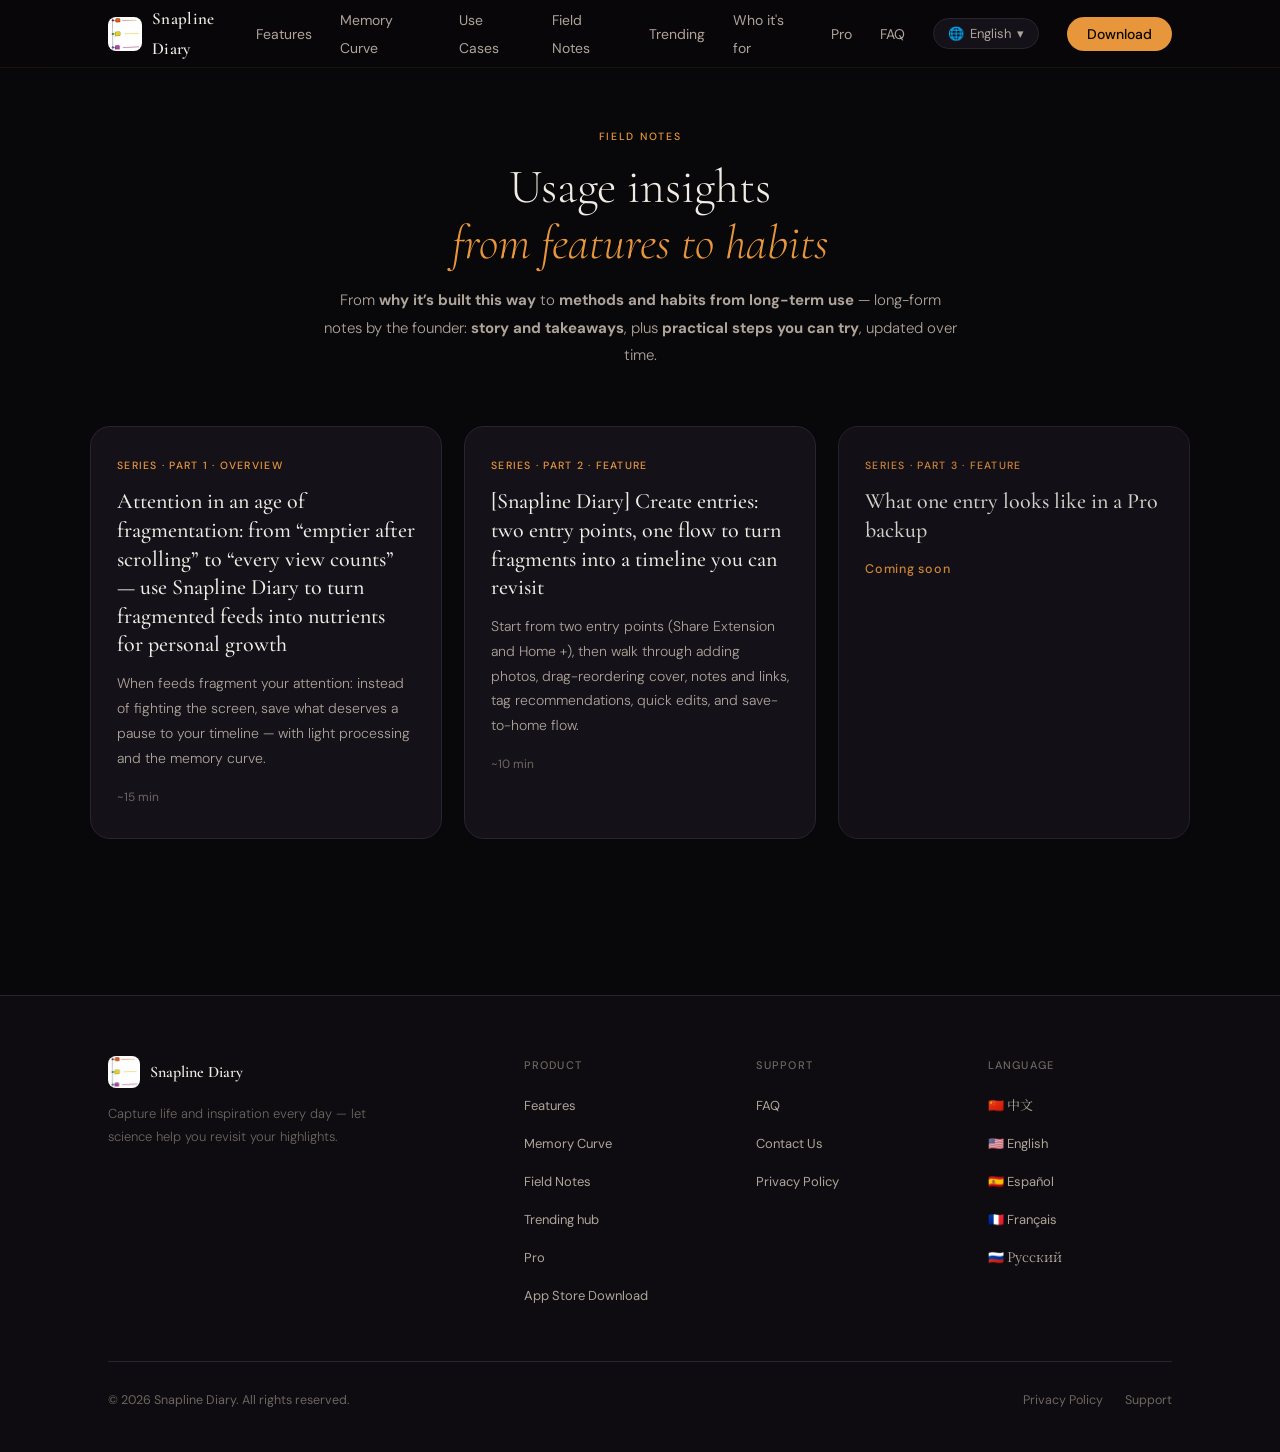
<file: articles/index.html>
<!DOCTYPE html>
<html lang="zh-Hans">
<head>
<meta charset="UTF-8">
<meta name="viewport" content="width=device-width, initial-scale=1.0">
<title data-i18n="list_doc_title">用法手记 · 时线日记</title>
<meta name="description" content="由创始人撰写的用法手记：从产品由来到设计取舍，到长期使用中的方法与习惯；含系列文章、热点资讯入口与更新计划。" data-i18n-content="list_meta_desc">
<meta name="robots" content="index,follow,max-image-preview:large,max-snippet:-1,max-video-preview:-1">
<link rel="canonical" href="https://snaplinediary.cn/articles/index.html">
<meta property="og:site_name" content="时线日记 · Snapline Diary">
<meta property="og:type" content="website">
<meta property="og:url" content="https://snaplinediary.cn/articles/index.html">
<meta property="og:locale" content="zh_CN">
<meta property="og:title" content="用法手记 · 时线日记">
<meta property="og:description" content="由创始人撰写的用法手记：从产品由来到设计取舍，到长期使用中的方法与习惯；含系列文章、热点资讯入口与更新计划。">
<meta property="og:image" content="https://snaplinediary.cn/articles/images/part-1/IMG_9951.840.webp">
<meta property="og:image:alt" content="时线日记 · 用法手记">
<meta name="twitter:card" content="summary_large_image">
<meta name="twitter:title" content="用法手记 · 时线日记">
<meta name="twitter:description" content="由创始人撰写的用法手记：从产品由来到设计取舍，到长期使用中的方法与习惯；含系列文章、热点资讯入口与更新计划。">
<meta name="twitter:image" content="https://snaplinediary.cn/articles/images/part-1/IMG_9951.840.webp">
<script type="application/ld+json">
{"@context":"https://schema.org","@type":"CollectionPage","name":"用法手记","url":"https://snaplinediary.cn/articles/index.html","isPartOf":{"@type":"WebSite","name":"时线日记","url":"https://snaplinediary.cn/"},"inLanguage":"zh-Hans","about":{"@type":"SoftwareApplication","name":"时线日记","url":"https://snaplinediary.cn/"}}
</script>
<link rel="icon" type="image/png" href="../images/sharp/favicon-32.png">
<link rel="preconnect" href="https://fonts.googleapis.com">
<link rel="preconnect" href="https://fonts.gstatic.com" crossorigin>
<link href="https://fonts.googleapis.com/css2?family=Noto+Serif+SC:wght@300;400;500;600&family=Cormorant+Garamond:ital,wght@0,300;0,400;0,600;1,300;1,400&family=DM+Sans:wght@300;400;500&display=swap" rel="stylesheet">
<link rel="stylesheet" href="article.css">
<link rel="stylesheet" href="../site-chrome.css">
<!-- Google tag (gtag.js) - GA4 -->
<script async src="https://www.googletagmanager.com/gtag/js?id=G-NXT22LMJ5F"></script>
<script>
  window.dataLayer = window.dataLayer || [];
  function gtag(){dataLayer.push(arguments);}
  gtag('js', new Date());
  gtag('config', 'G-NXT22LMJ5F');
</script>
<!-- Baidu Analytics -->
<script>
var _hmt = _hmt || [];
(function() {
  var hm = document.createElement("script");
  hm.src = "https://hm.baidu.com/hm.js?211eccc831448e9e7e691fee321f39ae";
  var s = document.getElementsByTagName("script")[0];
  s.parentNode.insertBefore(hm, s);
})();
</script>
</head>
<body class="art-lang-zh" data-site-root=".." data-page="notes-list">

<div class="priv-pg" id="priv-pg" role="dialog" aria-modal="true" aria-labelledby="priv-title-h" aria-hidden="true" onclick="if(event.target===this)siteChromeClosePrivacy()">
  <div class="priv-box">
    <button type="button" class="priv-close" onclick="siteChromeClosePrivacy()" data-i18n-aria="modal_close_aria" aria-label="关闭">✕</button>
    <div id="priv-body"></div>
  </div>
</div>

<nav id="site-main-nav">
  <div class="nav-backdrop" aria-hidden="true"></div>
  <div class="nav-inner">
    <a class="nav-logo" href="../index.html">
      <img src="../images/sharp-webp/logo-68.webp" alt="" width="34" height="34" loading="eager" decoding="async">
      <span class="nav-brand" data-i18n="appName">时线日记</span>
    </a>
    <button type="button" class="nav-toggle" id="site-nav-toggle" aria-expanded="false" aria-label="打开菜单" onclick="siteChromeToggleNav()">☰</button>
    <ul class="nav-links" id="site-nav-links">
      <li><a onclick="siteChromeGoTo('features')" data-i18n="n_feat">功能</a></li>
      <li><a onclick="siteChromeGoTo('memory')" data-i18n="n_mem">记忆曲线</a></li>
      <li><a onclick="siteChromeGoTo('cases')" data-i18n="n_case">使用场景</a></li>
      <li><a onclick="siteChromeGoTo('notes')" data-i18n="n_notes">用法手记</a></li>
      <li><a href="https://hot.snaplinediary.cn/" data-i18n="n_hot">热点</a></li>
      <li><a onclick="siteChromeGoTo('audience')" data-i18n="n_aud">适用人群</a></li>
      <li><a onclick="siteChromeGoTo('pro')" data-i18n="n_pro">Pro 版本</a></li>
      <li><a onclick="siteChromeGoTo('faq')" data-i18n="n_faq">常见问题</a></li>
      <li>
        <div class="lang-sw">
          <button type="button" class="lang-btn">🌐 <span id="cur-lang-lbl">中文</span> ▾</button>
          <div class="lang-dd">
            <div class="lang-opt active" onclick="setLang('zh')" data-lang="zh">🇨🇳 中文</div>
            <div class="lang-opt" onclick="setLang('en')" data-lang="en">🇺🇸 English</div>
            <div class="lang-opt" onclick="setLang('es')" data-lang="es">🇪🇸 Español</div>
            <div class="lang-opt" onclick="setLang('fr')" data-lang="fr">🇫🇷 Français</div>
            <div class="lang-opt" onclick="setLang('ru')" data-lang="ru">🇷🇺 Русский</div>
          </div>
        </div>
      </li>
      <li><a class="nav-cta" onclick="siteChromeOpenDownload()" data-i18n="n_dl">立即下载</a></li>
    </ul>
  </div>
</nav>

<main class="w art-shell chrome-page-pad">
  <div class="list-hero">
    <span class="list-ey" data-i18n="notes_eye">用法手记</span>
    <h1 class="list-h" data-i18n-html="notes_h">用法心得<br><em>从功能到习惯</em></h1>
    <p class="list-d" data-i18n-html="notes_d">从<strong>产品由来到设计取舍</strong>，到<strong>长期使用中的方法与习惯</strong>——由创始人以文章写清「为什么做成这样」和「平常怎么用好」：既有<strong>叙事与心得</strong>，也有<strong>可照做的方法与细节</strong>，并会持续更新。</p>
  </div>

  <div class="list-grid">
    <a class="list-card" href="part-1-mindset.html">
      <div class="list-ser" data-i18n="notes_n1_series">系列 · 其一 · 全概</div>
      <div class="list-t" data-i18n="notes_n1_t">碎片化时代的注意力管理，从「刷完更空」到「看一个算一个」：用时线日记，把碎片信息流变成个人成长的养分</div>
      <p class="list-sum" data-i18n="notes_n1_sum">信息超载、注意力被切碎的年代：不靠硬扛戒屏，把值得停一下的收成时间线上的记录；辅以轻量加工与记忆曲线。</p>
      <div class="list-meta" data-i18n="notes_n1_meta">约 15 分钟</div>
    </a>
    <a class="list-card" href="part-2-create-node.html">
      <div class="list-ser" data-i18n="notes_n2_series">系列 · 其二 · 功能篇</div>
      <div class="list-t" data-i18n="notes_n2_t">【时线日记】新建节点：两个入口，一套流程，把碎片收成可回看的时间线</div>
      <p class="list-sum" data-i18n="notes_n2_sum">从分享扩展与主页「+」双入口开始，讲清添加照片、拖拽封面、备注与链接、标签推荐、快速编辑与保存回主页。</p>
      <div class="list-meta" data-i18n="notes_n2_meta">约 10 分钟</div>
    </a>
    <div class="list-card list-card--soon" aria-disabled="true">
      <div class="list-ser" data-i18n="notes_n3_series">系列 · 其三 · 功能篇</div>
      <div class="list-t" data-i18n="notes_n3_t">Pro 备份里，一条节点长什么样</div>
      <p class="list-soon" data-i18n="notes_n3_soon">敬请期待</p>
    </div>
  </div>
</main>

<footer class="site-foot">
  <div class="w">
    <div class="foot-grid">
      <div>
        <div class="fb-logo">
          <img src="../images/sharp-webp/logo-68.webp" alt="" width="32" height="32">
          <div class="fb-name" data-i18n="appName">时线日记</div>
        </div>
        <p class="fb-desc" data-i18n="ft_desc">把每天的生活与灵感记录下来，用科学提醒回看你的高光时刻。</p>
      </div>
      <div>
        <div class="fc-title" data-i18n="ft_prod">产品</div>
        <ul class="fc-links">
          <li><a onclick="siteChromeGoTo('features')" data-i18n="ft_feat">功能介绍</a></li>
          <li><a onclick="siteChromeGoTo('memory')" data-i18n="ft_mem">记忆曲线</a></li>
          <li><a href="index.html" data-i18n="ft_notes">用法手记</a></li>
          <li><a href="https://hot.snaplinediary.cn/" data-i18n="ft_hot">热点内容</a></li>
          <li><a onclick="siteChromeGoTo('pro')" data-i18n="ft_pro">Pro 版本</a></li>
          <li><a onclick="siteChromeOpenDownload()" data-i18n="ft_dl">App Store 下载</a></li>
        </ul>
      </div>
      <div>
        <div class="fc-title" data-i18n="ft_sup">支持</div>
        <ul class="fc-links">
          <li><a onclick="siteChromeGoTo('faq')" data-i18n="ft_faq">常见问题</a></li>
          <li><a href="mailto:neonyanbb@foxmail.com" data-i18n="ft_contact">联系我们</a></li>
          <li><a onclick="siteChromeShowPrivacy()" data-i18n="ft_priv">隐私政策</a></li>
        </ul>
      </div>
      <div>
        <div class="fc-title" data-i18n="ft_lang">语言</div>
        <ul class="fc-links">
          <li><a onclick="setLang('zh')" data-lang="zh">🇨🇳 中文</a></li>
          <li><a onclick="setLang('en')" data-lang="en">🇺🇸 English</a></li>
          <li><a onclick="setLang('es')" data-lang="es">🇪🇸 Español</a></li>
          <li><a onclick="setLang('fr')" data-lang="fr">🇫🇷 Français</a></li>
          <li><a onclick="setLang('ru')" data-lang="ru">🇷🇺 Русский</a></li>
        </ul>
      </div>
    </div>
    <div class="foot-bot">
      <span class="foot-copy" data-i18n="ft_copy">© 2026 时线日记 (Snapline Diary). All rights reserved.</span>
      <div class="foot-legal">
        <a onclick="siteChromeShowPrivacy()" data-i18n="ft_priv2">隐私政策</a>
        <a href="mailto:neonyanbb@foxmail.com" data-i18n="ft_sup2">技术支持</a>
      </div>
    </div>
  </div>
</footer>

<div id="soon-toast" class="soon-toast" role="status" aria-live="polite"></div>
<script src="site-i18n.js" defer></script>
<script src="../site-chrome.js" defer></script>
</body>
</html>
</file>
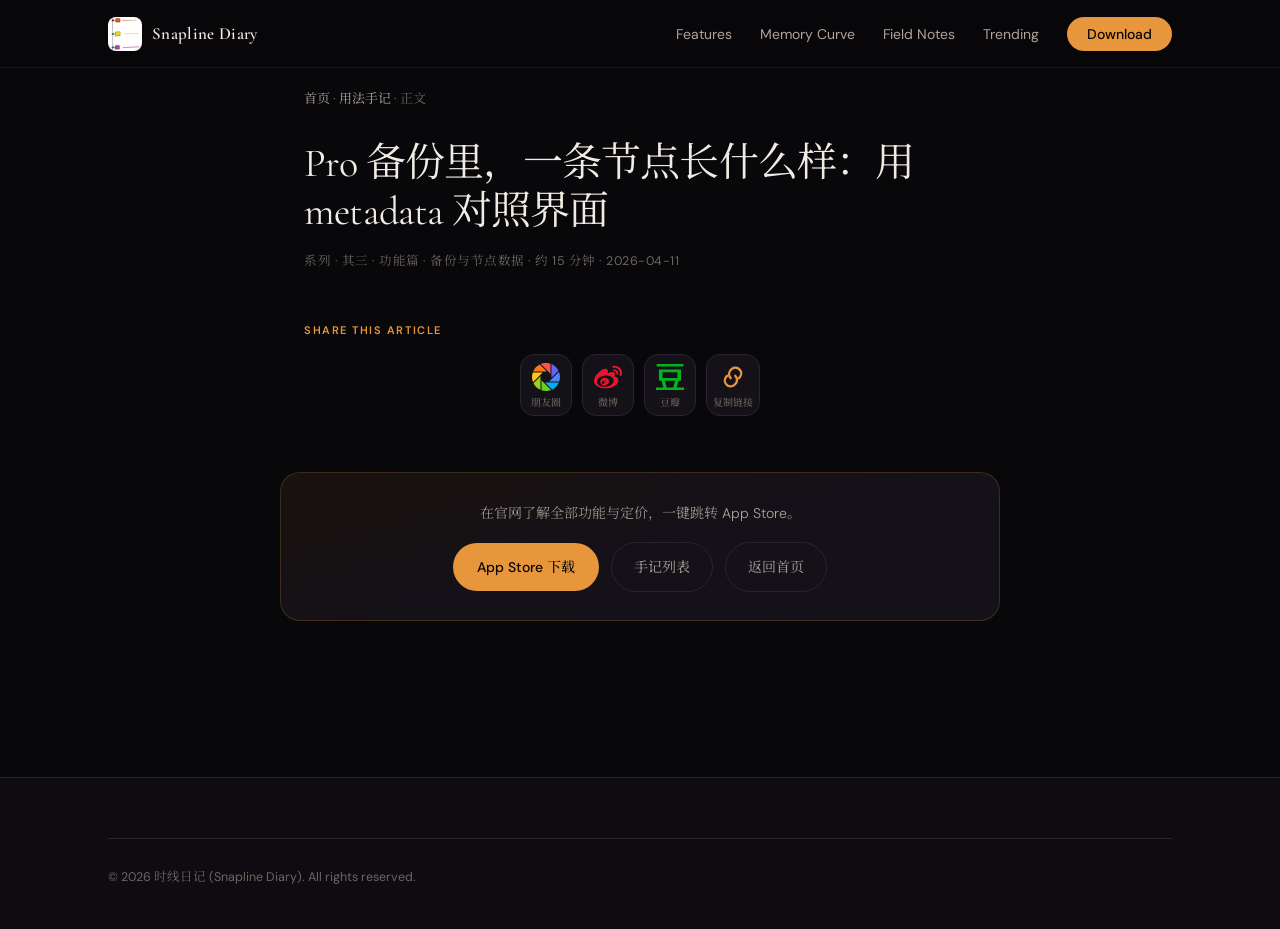
<file: articles/part-3-pro-backup-node.html>
<!DOCTYPE html>
<html lang="zh-Hans">
<head>
<meta charset="UTF-8">
<meta name="viewport" content="width=device-width, initial-scale=1.0">
<title>Pro 备份里，一条节点长什么样 · 用法手记 · 时线日记</title>
<meta name="description" content="官网手记其三：通过 metadata.json 对照一条节点在备份里的字段结构，以及图、备注、链接、标签、多图与记忆曲线的对应关系。">
<link rel="canonical" href="https://snaplinediary.cn/articles/part-3-pro-backup-node.html">
<meta property="og:site_name" content="时线日记">
<meta property="og:locale" content="zh_CN">
<meta property="og:type" content="article">
<meta property="og:url" content="https://snaplinediary.cn/articles/part-3-pro-backup-node.html">
<meta property="og:title" content="Pro 备份里，一条节点长什么样">
<meta property="og:description" content="官网手记其三：通过 metadata.json 对照一条节点在备份里的字段结构，以及图、备注、链接、标签、多图与记忆曲线的对应关系。">
<meta property="og:image" content="https://snaplinediary.cn/images/sharp-webp/iphone8-lg.webp">
<meta name="twitter:card" content="summary_large_image">
<meta name="twitter:title" content="Pro 备份里，一条节点长什么样">
<meta name="twitter:description" content="官网手记其三：通过 metadata.json 对照一条节点在备份里的字段结构，以及图、备注、链接、标签、多图与记忆曲线的对应关系。">
<meta name="twitter:image" content="https://snaplinediary.cn/images/sharp-webp/iphone8-lg.webp">
<link rel="icon" type="image/png" href="../images/sharp/favicon-32.png">
<link rel="preconnect" href="https://fonts.googleapis.com">
<link rel="preconnect" href="https://fonts.gstatic.com" crossorigin>
<link href="https://fonts.googleapis.com/css2?family=Noto+Serif+SC:wght@300;400;500;600&family=Cormorant+Garamond:ital,wght@0,300;0,400;0,600;1,300;1,400&family=DM+Sans:wght@300;400;500&display=swap" rel="stylesheet">
<link rel="stylesheet" href="article.css">
<link rel="stylesheet" href="../site-chrome.css">
<!-- Google tag (gtag.js) - GA4 -->
<script async src="https://www.googletagmanager.com/gtag/js?id=G-NXT22LMJ5F"></script>
<script>
  window.dataLayer = window.dataLayer || [];
  function gtag(){dataLayer.push(arguments);}
  gtag('js', new Date());
  gtag('config', 'G-NXT22LMJ5F');
</script>
<!-- Baidu Analytics -->
<script>
var _hmt = _hmt || [];
(function() {
  var hm = document.createElement("script");
  hm.src = "https://hm.baidu.com/hm.js?211eccc831448e9e7e691fee321f39ae";
  var s = document.getElementsByTagName("script")[0];
  s.parentNode.insertBefore(hm, s);
})();
</script>
</head>
<body class="art-lang-zh" data-site-root="..">
<nav id="site-main-nav">
  <div class="nav-backdrop" aria-hidden="true"></div>
  <div class="nav-inner">
    <a class="nav-logo" href="../index.html">
      <img src="../images/sharp-webp/logo-68.webp" alt="" width="34" height="34" loading="eager" decoding="async">
      <span class="nav-brand" data-i18n="appName">时线日记</span>
    </a>
    <button type="button" class="nav-toggle" id="site-nav-toggle" aria-expanded="false" aria-label="打开菜单" onclick="siteChromeToggleNav()">☰</button>
    <ul class="nav-links" id="site-nav-links">
      <li><a onclick="siteChromeGoTo('features')" data-i18n="n_feat">功能</a></li>
      <li><a onclick="siteChromeGoTo('memory')" data-i18n="n_mem">记忆曲线</a></li>
      <li><a onclick="siteChromeGoTo('notes')" data-i18n="n_notes">用法手记</a></li>
      <li><a href="https://hot.snaplinediary.cn/" data-i18n="n_hot">热点</a></li>
      <li><a class="nav-cta" onclick="siteChromeOpenDownload()" data-i18n="n_dl">立即下载</a></li>
    </ul>
  </div>
</nav>

<article class="art-shell w chrome-page-pad">
  <nav class="art-crumb" aria-label="breadcrumb">
    <a href="../index.html">首页</a> · <a href="index.html">用法手记</a> · <span>正文</span>
  </nav>

  <h1 class="art-h1">Pro 备份里，一条节点长什么样：用 metadata 对照界面</h1>
  <p class="art-meta">系列 · 其三 · 功能篇 · 备份与节点数据 · 约 15 分钟 · 2026-04-11</p>

  <div class="art-prose" data-prose-lang="zh">
    <p>本篇聚焦数据层：当你导出 Pro 本地备份后，如何从 <code>metadata.json</code> 看懂一条节点，并与 App 里的图、备注、链接、标签、多图和记忆曲线逐项对上号。</p>

    <h2>一、备份字段与界面对照</h2>
    <ul>
      <li><code>id</code>：节点唯一标识。</li>
      <li><code>timestamp</code> / <code>createdDate</code>：记录时间。</li>
      <li><code>imagePath</code>：图片文件名；多图用 <code>|</code> 连接。</li>
      <li><code>note</code>：备注正文（可含链接）。</li>
      <li><code>tags</code>：标签数组。</li>
      <li><code>memoryCurveItems</code>：记忆曲线进度（按节点 id 关联）。</li>
    </ul>

    <h2>二、三类节点样例</h2>
    <h3>1）视频/知识向</h3>
    <p>常见结构是：多图 + 摘要备注 + 来源链接 + 主题标签。回到详情页可直接点击链接回源。</p>
    <h3>2）文章/深度稿</h3>
    <p>常见结构是：关键信息截图 + 观点备注 + 原文链接 + 分类标签。</p>
    <h3>3）生活/灵感类</h3>
    <p>常见结构是：多图 + 当下感受 + 自定义标签，后续按时间线或按标签都能回看。</p>

    <h2>三、从操作到备份的顺序</h2>
    <ol>
      <li>主页新建节点或分享扩展收集素材。</li>
      <li>补备注与链接、添加标签。</li>
      <li>按需加入记忆曲线。</li>
      <li>Pro 导出备份，得到 <code>metadata.json</code> 与图片文件。</li>
    </ol>

    <h2>四、小结</h2>
    <p>一条节点在界面里是「图 + 文 + 标签 + 时间」，在备份里是结构化字段。理解字段后，你就能在换机、归档和验数时更有把握。</p>
  </div>

  <section class="art-share" aria-labelledby="art-share-h">
    <h2 class="art-share-t" id="art-share-h" data-i18n="share_title">分享本文</h2>
    <div class="art-share-row art-share-row--centered">
      <button type="button" class="art-share-btn art-share-btn--stack" data-share="wechat"><img src="share-icons/wechat-moments.svg" alt="" width="28" height="28"><span class="art-share-lbl">朋友圈</span></button>
      <button type="button" class="art-share-btn art-share-btn--stack" data-share="weibo"><img src="share-icons/weibo.svg" alt="" width="28" height="28"><span class="art-share-lbl">微博</span></button>
      <button type="button" class="art-share-btn art-share-btn--stack" data-share="douban"><img src="share-icons/douban.svg" alt="" width="28" height="28"><span class="art-share-lbl">豆瓣</span></button>
      <button type="button" class="art-share-btn art-share-btn--stack" data-share="copy"><img src="share-icons/link-copy-light.svg" alt="" width="26" height="26"><span class="art-share-lbl">复制链接</span></button>
    </div>
  </section>

  <div class="art-end-cta">
    <p>在官网了解全部功能与定价，一键跳转 App Store。</p>
    <div class="art-end-row">
      <a class="art-btn" href="https://apps.apple.com/app/%E6%97%B6%E7%BA%BF%E6%97%A5%E8%AE%B0/id6760802186" target="_blank" rel="noopener">App Store 下载</a>
      <a class="art-btn-ghost" href="index.html">手记列表</a>
      <a class="art-btn-ghost" href="../index.html">返回首页</a>
    </div>
  </div>
</article>

<footer class="site-foot">
  <div class="w"><div class="foot-bot"><span class="foot-copy">© 2026 时线日记 (Snapline Diary). All rights reserved.</span></div></div>
</footer>

<div id="soon-toast" class="soon-toast" role="status" aria-live="polite"></div>
<div id="wx-share-modal" class="art-modal" role="dialog" aria-modal="true" aria-labelledby="wx-share-modal-title" aria-hidden="true" hidden>
  <div class="art-modal-bg" data-wx-close tabindex="-1"></div>
  <div class="art-modal-panel">
    <button type="button" class="art-modal-x" data-wx-close>×</button>
    <h3 class="art-modal-h" id="wx-share-modal-title">分享到朋友圈</h3>
    <p class="art-modal-tip">请在微信内置浏览器中打开，再通过右上角「···」分享。</p>
    <div class="art-modal-qr"><img id="wx-share-qr" width="200" height="200" alt="" decoding="async"></div>
    <button type="button" class="art-btn art-modal-copy" data-share="copy">复制链接</button>
  </div>
</div>
<div id="art-share-toast" class="art-share-toast" role="status" aria-live="polite"></div>
<script src="site-i18n.js" defer></script>
<script src="../site-chrome.js" defer></script>
</body>
</html>
</file>
<file: articles/article.css>
:root{
  --bg:#08070A;--bg2:#0E0C10;--surface:#141119;--card:#1C1820;--border:#2A2430;
  --accent:#E8963C;--accent2:#F5C26A;--accent3:#C96E1E;
  --text:#F0EBE3;--text2:#AFA49A;--text3:#6E6560;
  --radius:20px;--radius-sm:12px;--max-w:1160px;--prose:720px;--art-fig-display-max:420px;
  --font-serif:'Cormorant Garamond','Noto Serif SC',Georgia,serif;
  --font-sans:'DM Sans','Noto Serif SC',sans-serif;
}
*,*::before,*::after{box-sizing:border-box;margin:0;padding:0}
html{scroll-behavior:smooth}
body{background:var(--bg);color:var(--text);font-family:var(--font-sans);font-size:16px;line-height:1.75;overflow-x:hidden}
a{color:var(--accent);text-decoration:none}
a:hover{text-decoration:underline;text-underline-offset:3px}
.w{width:100%;max-width:var(--max-w);margin:0 auto;padding:0 48px}
@media(max-width:768px){.w{padding:0 24px}}

.art-nav{position:sticky;top:0;z-index:100;height:64px;border-bottom:1px solid rgba(232,150,60,.1);
  background:rgba(8,7,10,.92);backdrop-filter:blur(16px);-webkit-backdrop-filter:blur(16px)}
.art-nav-inner{max-width:var(--max-w);margin:0 auto;padding:0 48px;height:100%;display:flex;align-items:center;justify-content:space-between;gap:16px}
@media(max-width:768px){.art-nav-inner{padding:0 24px}}
.art-nav a{color:var(--text2);font-size:14px;text-decoration:none}
.art-nav a:hover{color:var(--accent)}
.art-nav-logo{display:flex;align-items:center;gap:10px;font-family:var(--font-serif);font-weight:600;color:var(--text);font-size:16px}
.art-nav-logo img{width:32px;height:32px;border-radius:8px}
.art-nav-cta{background:var(--accent);color:#080500!important;padding:8px 18px;border-radius:100px;font-weight:500;font-size:13px;text-decoration:none!important}
.art-nav-cta:hover{opacity:.88}

.art-nav-tools{display:flex;align-items:center;gap:14px;flex-wrap:wrap;justify-content:flex-end}
.lang-sw{position:relative}
.lang-sw::after{content:'';position:absolute;left:0;right:0;top:100%;height:10px}
.lang-btn{background:var(--surface);border:1px solid var(--border);color:var(--text2);
  font-size:13px;padding:6px 14px;border-radius:100px;cursor:pointer;
  display:flex;align-items:center;gap:6px;transition:all .2s;font-family:var(--font-sans)}
.lang-btn:hover{border-color:var(--accent3);color:var(--text)}
.lang-dd{position:absolute;top:calc(100% + 8px);right:0;background:var(--card);
  border:1px solid var(--border);border-radius:var(--radius-sm);overflow:hidden;
  min-width:140px;box-shadow:0 16px 40px rgba(0,0,0,.5);display:none;z-index:300}
.lang-sw:hover .lang-dd,.lang-sw:focus-within .lang-dd,.lang-dd:hover{display:block}
.lang-opt{display:flex;align-items:center;gap:10px;padding:11px 16px;
  color:var(--text2);cursor:pointer;font-size:13px;transition:background .15s}
.lang-opt:hover{background:var(--surface);color:var(--text)}
.lang-opt.active{color:var(--accent)}

.art-shell{padding:48px 0 100px}
.art-crumb{font-size:13px;color:var(--text3);margin-bottom:28px;max-width:var(--prose);margin-left:auto;margin-right:auto;padding:0 24px}
.art-crumb a{color:var(--text2)}
.art-crumb a:hover{color:var(--accent)}
.art-h1{font-family:var(--font-serif);font-size:clamp(28px,4vw,40px);font-weight:400;line-height:1.2;color:var(--text);
  max-width:var(--prose);margin:0 auto 16px;padding:0 24px;letter-spacing:-.02em}
.art-h1 em{font-style:italic;color:var(--accent2)}
.art-lead{max-width:var(--prose);margin:0 auto 28px;padding:0 24px;font-size:15px;color:var(--text2);font-weight:300;border-left:3px solid rgba(232,150,60,.45);padding-left:20px;line-height:1.85}
.art-lead > p{margin:0 0 .75em;font-size:inherit;color:inherit;font-weight:inherit;line-height:inherit}
.art-lead > p:last-child{margin-bottom:0}
.art-meta{max-width:var(--prose);margin:0 auto 40px;padding:0 24px;font-size:12.5px;color:var(--text3);letter-spacing:.04em;text-transform:uppercase}

.art-prose{max-width:var(--prose);margin:0 auto;padding:0 24px}
.art-prose[data-prose-lang]{display:none!important}
body.art-lang-zh .art-prose[data-prose-lang="zh"]{display:block!important}
body.art-lang-en .art-prose[data-prose-lang="en"]{display:block!important}
body.art-lang-es .art-prose[data-prose-lang="es"]{display:block!important}
body.art-lang-fr .art-prose[data-prose-lang="fr"]{display:block!important}
body.art-lang-ru .art-prose[data-prose-lang="ru"]{display:block!important}
.art-prose h2{font-family:var(--font-serif);font-size:1.45rem;font-weight:500;color:var(--text);margin:2.2em 0 .75em;line-height:1.25}
.art-prose h3{font-size:1.05rem;font-weight:600;color:var(--text);margin:1.6em 0 .5em}
.art-prose p{margin:.85em 0;font-size:15px;color:var(--text2);font-weight:300;line-height:1.85}
.art-prose p strong,.art-prose li strong{color:var(--text);font-weight:500}
.art-prose .art-prose-accent{color:var(--accent);font-weight:500}
.art-prose ul,.art-prose ol{margin:.85em 0 .85em 1.25em;color:var(--text2);font-weight:300;font-size:15px}
.art-prose li{margin:.35em 0}
.art-prose blockquote{margin:1.2em 0;padding:14px 18px;background:var(--surface);border:1px solid var(--border);border-radius:var(--radius-sm);
  font-size:14px;color:var(--text2);font-weight:300}
.art-prose .fig{margin:1.5em 0;text-align:center}
.art-prose .fig:not(.fig-prog) > img{
  display:block;max-width:min(100%,var(--art-fig-display-max));width:auto;height:auto;
  margin-left:auto;margin-right:auto;border-radius:var(--radius-sm);box-shadow:0 20px 50px rgba(0,0,0,.4)}
.art-prose .fig-prog{display:block;margin:1.5em 0;text-align:center}
.art-prose .fig-prog-media{
  position:relative;max-width:min(100%,var(--art-fig-display-max));margin:0 auto;
  aspect-ratio:840/1826;border-radius:var(--radius-sm);overflow:hidden;
  box-shadow:0 20px 50px rgba(0,0,0,.4);background:var(--surface)}
.art-prose .fig-prog .fig-blur{
  position:absolute;inset:0;width:100%;height:100%;object-fit:cover;
  filter:blur(14px);transform:scale(1.08);z-index:0;
  transition:opacity .45s ease,visibility .45s;pointer-events:none}
.art-prose .fig-prog .fig-hi{
  position:absolute;inset:0;width:100%;height:100%;object-fit:contain;z-index:1;
  margin:0;border-radius:0;box-shadow:none;max-width:none!important;
  opacity:0;transition:opacity .45s ease}
.art-prose .fig-prog.is-loaded .fig-hi{opacity:1}
.art-prose .fig-prog.is-loaded .fig-blur{opacity:0;visibility:hidden}
@media (prefers-reduced-motion:reduce){
  .art-prose .fig-prog .fig-blur,.art-prose .fig-prog .fig-hi{transition:none}}
.art-prose .fig-cap{margin-top:10px;font-size:12.5px;color:var(--text3);font-weight:300;line-height:1.6}
.art-prose code{font-family:ui-monospace,SFMono-Regular,Menlo,monospace;font-size:.88em;background:var(--card);padding:2px 7px;border-radius:6px;color:var(--accent2)}
.art-prose table{width:100%;border-collapse:collapse;font-size:13.5px;margin:1.2em 0;background:var(--surface);border:1px solid var(--border);border-radius:var(--radius-sm);overflow:hidden}
.art-prose th,.art-prose td{padding:10px 14px;text-align:left;border-bottom:1px solid var(--border);color:var(--text2);font-weight:300}
.art-prose th{background:var(--card);color:var(--text);font-weight:500;font-size:12px;letter-spacing:.04em;text-transform:uppercase}
.art-prose tr:last-child td{border-bottom:none}
.art-prose hr{border:none;border-top:1px solid var(--border);margin:2.5em 0}

.art-box{background:var(--surface);border:1px solid var(--border);border-radius:var(--radius-sm);padding:22px 22px;margin:1.8em 0}
.art-box-t{font-size:11px;letter-spacing:.14em;text-transform:uppercase;color:var(--accent);font-weight:600;margin-bottom:10px}
.art-sis{font-size:14px;color:var(--text2);margin-top:2em;padding-top:1.5em;border-top:1px solid var(--border)}

.art-share{max-width:var(--prose);margin:3rem auto 0;padding:0 24px}
.art-share-t{font-size:11px;letter-spacing:.14em;text-transform:uppercase;color:var(--accent);font-weight:600;margin-bottom:14px}
.art-share-row{display:flex;flex-wrap:wrap;gap:12px 10px;align-items:flex-end}
.art-share-row--centered{justify-content:center}
.art-share-btn{display:inline-flex;align-items:center;justify-content:center;padding:10px 16px;border-radius:100px;
  border:1px solid var(--border);background:var(--surface);color:var(--text2);font-size:13px;font-weight:500;
  font-family:var(--font-sans);cursor:pointer;transition:border-color .2s,color .2s,background .2s,transform .2s}
.art-share-btn:hover{border-color:var(--accent3);color:var(--accent2);background:var(--card)}
.art-share-btn--icon{width:46px;height:46px;padding:0;border-radius:50%}
.art-share-btn--icon img{width:24px;height:24px;display:block;object-fit:contain}
.art-share-btn--stack{flex-direction:column;align-items:center;justify-content:flex-start;gap:6px;width:auto;min-width:52px;
  max-width:76px;height:auto;min-height:0;padding:8px 6px 6px;border-radius:14px}
.art-share-btn--stack img{width:28px;height:28px;display:block;object-fit:contain;flex-shrink:0}
.art-share-lbl{display:block;font-size:10px;line-height:1.25;color:var(--text3);font-weight:500;text-align:center;
  word-break:break-word;hyphens:auto;max-width:72px}
.art-share-btn--stack:hover .art-share-lbl{color:var(--accent2)}
.art-share-btn--copy{border-color:rgba(245,239,230,.28);background:rgba(245,239,230,.06)}
.art-share-btn--copy:hover{border-color:rgba(232,150,60,.45);background:rgba(232,150,60,.1)}
.sr-only{position:absolute;width:1px;height:1px;padding:0;margin:-1px;overflow:hidden;clip:rect(0,0,0,0);white-space:nowrap;border:0}

.art-modal{position:fixed;inset:0;z-index:500;display:flex;align-items:center;justify-content:center;padding:24px}
.art-modal[hidden]{display:none!important}
.art-modal-bg{position:absolute;inset:0;background:rgba(0,0,0,.72);cursor:pointer}
.art-modal-panel{position:relative;z-index:1;max-width:360px;width:100%;background:var(--card);border:1px solid var(--border);
  border-radius:var(--radius);padding:24px 22px 20px;box-shadow:0 24px 60px rgba(0,0,0,.55)}
.art-modal-x{position:absolute;top:12px;right:14px;width:36px;height:36px;border:none;border-radius:50%;
  background:transparent;color:var(--text3);font-size:22px;line-height:1;cursor:pointer}
.art-modal-x:hover{color:var(--accent)}
.art-modal-h{font-family:var(--font-serif);font-size:1.15rem;font-weight:500;color:var(--text);margin:0 0 12px;padding-right:28px}
.art-modal-tip{font-size:14px;color:var(--text2);line-height:1.75;margin:0 0 16px;font-weight:300}
.art-modal-tip strong{color:var(--text);font-weight:500}
.art-modal-tip small{display:block;margin-top:2px;font-size:13px;opacity:.88;line-height:1.65}
.art-modal-qr{display:flex;justify-content:center;margin-bottom:16px;padding:12px;background:var(--surface);border-radius:var(--radius-sm);border:1px solid var(--border)}
.art-modal-qr img{display:block;width:200px;height:200px}
.art-modal-copy{width:100%;justify-content:center}
.art-share-toast{position:fixed;left:50%;bottom:32px;transform:translateX(-50%) translateY(12px);padding:12px 22px;
  background:var(--card);border:1px solid var(--border);border-radius:100px;font-size:13px;color:var(--text2);
  box-shadow:0 12px 40px rgba(0,0,0,.45);opacity:0;pointer-events:none;transition:opacity .25s,transform .25s;z-index:400}
.art-share-toast.show{opacity:1;transform:translateX(-50%) translateY(0)}
.art-share-toast.art-share-toast--long{
  border-radius:14px;max-width:min(92vw,320px);white-space:pre-line;line-height:1.55;text-align:left;font-size:12.5px;padding:14px 18px}

.art-end-cta{margin-top:3.5rem;padding:28px 24px;background:linear-gradient(165deg,rgba(232,150,60,.08) 0%,var(--surface) 55%);
  border:1px solid rgba(232,150,60,.2);border-radius:var(--radius);text-align:center;max-width:var(--prose);margin-left:auto;margin-right:auto}
.art-end-cta p{font-size:14px;color:var(--text2);margin-bottom:16px;font-weight:300}
.art-end-row{display:flex;flex-wrap:wrap;gap:12px;justify-content:center;align-items:center}
.art-btn{display:inline-flex;align-items:center;gap:8px;background:var(--accent);color:#080500;padding:12px 24px;border-radius:100px;font-size:14px;font-weight:500;text-decoration:none!important}
.art-btn:hover{opacity:.9}
.art-btn-ghost{display:inline-flex;padding:12px 22px;border-radius:100px;border:1px solid var(--border);color:var(--text2);font-size:14px;text-decoration:none!important}
.art-btn-ghost:hover{border-color:var(--accent3);color:var(--accent2)}

.art-foot{margin-top:72px;padding:36px 0;border-top:1px solid var(--border);text-align:center;font-size:13px;color:var(--text3)}
.art-foot a{color:var(--text2)}

/* LIST */
.list-hero{padding:40px 0 8px;text-align:center;max-width:640px;margin:0 auto}
.list-ey{font-size:10.5px;letter-spacing:.16em;text-transform:uppercase;color:var(--accent);font-weight:500;margin-bottom:14px;display:block}
.list-h{font-family:var(--font-serif);font-size:clamp(32px,4.5vw,48px);font-weight:300;line-height:1.15;margin-bottom:16px}
.list-h em{font-style:italic;color:var(--accent)}
.list-d{font-size:15px;color:var(--text2);font-weight:300;line-height:1.85}
.list-grid{display:grid;grid-template-columns:repeat(3,1fr);gap:22px;margin:48px auto 0;max-width:1100px}
.list-card{display:block;background:var(--surface);border:1px solid var(--border);border-radius:var(--radius);padding:30px 26px;
  text-decoration:none!important;color:inherit;transition:all .28s ease;position:relative;overflow:hidden}
.list-card:hover{border-color:rgba(232,150,60,.25);transform:translateY(-4px);box-shadow:0 20px 52px rgba(0,0,0,.28)}
.list-card::after{content:'';position:absolute;bottom:0;left:0;right:0;height:3px;
  background:linear-gradient(90deg,var(--accent3),var(--accent2));transform:scaleX(0);transform-origin:left;transition:transform .3s ease}
.list-card:hover::after{transform:scaleX(1)}
.list-ser{font-size:10.5px;letter-spacing:.12em;text-transform:uppercase;color:var(--accent);font-weight:500;margin-bottom:12px}
.list-t{font-family:var(--font-serif);font-size:22px;font-weight:500;color:var(--text);line-height:1.3;margin-bottom:12px}
.list-sum{font-size:14px;color:var(--text2);line-height:1.78;font-weight:300;margin-bottom:16px}
.list-meta{font-size:12px;color:var(--text3)}
.list-meta:empty{display:none}
.list-soon{margin-top:14px;margin-bottom:0;font-size:12.5px;color:var(--accent);letter-spacing:.06em;font-weight:500}
.list-card.list-card--soon{cursor:default;opacity:.88}
.list-card.list-card--soon:hover{border-color:var(--border);transform:none;box-shadow:none}
.list-card.list-card--soon::after{display:none}
@media(max-width:1000px){.list-grid{grid-template-columns:repeat(2,1fr);max-width:880px}}
@media(max-width:768px){.list-grid{grid-template-columns:1fr;max-width:none}}
</file>
<file: site-chrome.css>
/* Aligned with index.html: main nav, footer, privacy modal, mobile menu (subset). */
nav#site-main-nav{position:fixed;top:0;left:0;right:0;z-index:200;height:68px;
  background:transparent;border-bottom:1px solid rgba(232,150,60,.08);transition:border-color .3s}
nav#site-main-nav.scrolled{border-bottom-color:rgba(232,150,60,.18)}
.nav-backdrop{position:absolute;inset:0;background:rgba(8,7,10,.88);
  backdrop-filter:blur(24px);-webkit-backdrop-filter:blur(24px);
  pointer-events:none;z-index:0}
.nav-inner{position:relative;z-index:1;max-width:var(--max-w);margin:0 auto;padding:0 48px;height:100%;
  display:flex;align-items:center;justify-content:space-between}
.nav-logo{display:flex;align-items:center;gap:10px;text-decoration:none;cursor:pointer;color:inherit}
.nav-logo img{width:34px;height:34px;border-radius:8px;object-fit:cover}
.nav-brand{font-family:var(--font-serif);font-size:17px;font-weight:600;color:var(--text);letter-spacing:.02em}
.nav-toggle{display:none}
.nav-links{display:flex;align-items:center;gap:28px;list-style:none;margin:0;padding:0}
.nav-links a{color:var(--text2);text-decoration:none;font-size:14px;transition:color .2s;cursor:pointer}
.nav-links a:hover{color:var(--accent)}
body.site-nav-no-scroll{overflow:hidden}
.nav-cta{background:var(--accent)!important;color:#080500!important;padding:8px 20px;
  border-radius:100px;font-weight:500!important;transition:opacity .2s!important}
.nav-cta:hover{opacity:.82}
body.app-soon .nav-cta{background:var(--surface)!important;color:var(--accent2)!important;border:1px solid rgba(232,150,60,.32)!important}
body.app-soon .nav-cta:hover{opacity:1}
.lang-sw{position:relative}
.lang-sw::after{content:'';position:absolute;left:0;right:0;top:100%;height:10px}
.lang-btn{background:var(--surface);border:1px solid var(--border);color:var(--text2);
  font-size:13px;padding:6px 14px;border-radius:100px;cursor:pointer;
  display:flex;align-items:center;gap:6px;transition:all .2s;font-family:var(--font-sans)}
.lang-btn:hover{border-color:var(--accent3);color:var(--text)}
.lang-dd{position:absolute;top:calc(100% + 8px);right:0;background:var(--card);
  border:1px solid var(--border);border-radius:var(--radius-sm);overflow:hidden;
  min-width:140px;box-shadow:0 16px 40px rgba(0,0,0,.5);display:none;z-index:300}
.lang-sw:hover .lang-dd,.lang-sw:focus-within .lang-dd,.lang-dd:hover{display:block}
.lang-opt{display:flex;align-items:center;gap:10px;padding:11px 16px;
  color:var(--text2);cursor:pointer;font-size:13px;transition:background .15s}
.lang-opt:hover{background:var(--surface);color:var(--text)}
.lang-opt.active{color:var(--accent)}
.soon-toast{position:fixed;bottom:28px;left:50%;transform:translateX(-50%) translateY(120%);max-width:min(420px,calc(100% - 40px));padding:14px 22px;background:var(--card);border:1px solid var(--border);border-radius:var(--radius-sm);color:var(--text2);font-size:14px;line-height:1.55;text-align:center;z-index:500;box-shadow:0 12px 40px rgba(0,0,0,.45);transition:transform .38s cubic-bezier(.2,.8,.2,1),opacity .38s ease;opacity:0;pointer-events:none}
.soon-toast.show{transform:translateX(-50%) translateY(0);opacity:1}
@media(max-width:480px){.soon-toast{font-size:13px;padding:12px 18px;bottom:20px}}
footer.site-foot{background:var(--bg2);border-top:1px solid var(--border);padding:60px 0 40px;margin-top:56px}
.foot-grid{display:grid;grid-template-columns:2fr 1fr 1fr 1fr;gap:48px;margin-bottom:52px}
.fb-logo{display:flex;align-items:center;gap:10px;margin-bottom:14px}
.fb-logo img{width:32px;height:32px;border-radius:8px}
.fb-name{font-family:var(--font-serif);font-size:16px;font-weight:600;color:var(--text)}
.fb-desc{font-size:13px;color:var(--text3);line-height:1.8;font-weight:300;max-width:260px}
.fc-title{font-size:11px;letter-spacing:.1em;text-transform:uppercase;
  color:var(--text3);font-weight:500;margin-bottom:16px}
.fc-links{list-style:none;display:flex;flex-direction:column;gap:10px;margin:0;padding:0}
.fc-links a{color:var(--text2);text-decoration:none;font-size:13px;
  transition:color .2s;cursor:pointer}
.fc-links a:hover{color:var(--accent)}
.foot-bot{display:flex;justify-content:space-between;align-items:center;
  padding-top:28px;border-top:1px solid var(--border);flex-wrap:wrap;gap:12px}
.foot-copy{font-size:12.5px;color:var(--text3)}
.foot-legal{display:flex;gap:22px}
.foot-legal a{font-size:12.5px;color:var(--text3);text-decoration:none;
  cursor:pointer;transition:color .2s}
.foot-legal a:hover{color:var(--text2)}
.priv-pg{position:fixed;inset:0;z-index:400;background:rgba(8,7,10,.92);
  display:none;align-items:center;justify-content:center;
  backdrop-filter:blur(18px);-webkit-backdrop-filter:blur(18px);
  opacity:0;transition:opacity .42s ease}
.priv-pg.show{opacity:1}
.priv-box{background:var(--card);border:1px solid var(--border);border-radius:var(--radius);
  width:min(740px,calc(100% - 40px));max-height:86vh;overflow-y:auto;
  padding:52px 56px;position:relative;
  box-shadow:0 40px 100px rgba(0,0,0,.7)}
.priv-close{position:absolute;top:20px;right:24px;background:var(--surface);
  border:1px solid var(--border);color:var(--text2);width:34px;height:34px;
  border-radius:50%;display:flex;align-items:center;justify-content:center;
  font-size:18px;cursor:pointer;transition:all .2s;line-height:1}
.priv-close:hover{border-color:var(--accent3);color:var(--text)}
#priv-body h1{font-family:var(--font-serif);font-size:32px;font-weight:300;
  color:var(--text);margin-bottom:8px}
#priv-body h2{font-family:var(--font-serif);font-size:20px;font-weight:400;
  color:var(--text);margin:28px 0 10px}
#priv-body p{font-size:13.5px;color:var(--text2);line-height:1.85;margin-bottom:14px;font-weight:300}
#priv-body ul{padding-left:20px;margin-bottom:14px}
#priv-body li{font-size:13.5px;color:var(--text2);line-height:1.85;margin-bottom:5px;font-weight:300}
#priv-body a{color:var(--accent);text-decoration:none}
#priv-body .upd{font-size:12px;color:var(--text3);margin-bottom:28px}
.priv-hl{background:rgba(232,150,60,.07);border:1px solid rgba(232,150,60,.18);
  border-radius:10px;padding:14px 18px;font-size:13px;color:var(--text2);
  line-height:1.7;margin:18px 0}
.chrome-page-pad{padding-top:88px}
@media(max-width:900px){
  nav#site-main-nav{overflow:visible}
  .nav-backdrop{backdrop-filter:none;-webkit-backdrop-filter:none}
  nav#site-main-nav.menu-open .nav-backdrop{backdrop-filter:none;-webkit-backdrop-filter:none}
  .nav-toggle{
    display:flex;align-items:center;justify-content:center;
    width:44px;height:44px;flex-shrink:0;position:relative;z-index:260;
    background:var(--surface);border:1px solid var(--border);
    border-radius:12px;color:var(--text);font-size:20px;line-height:1;
    cursor:pointer;transition:border-color .2s,color .2s
  }
  .nav-toggle:hover{border-color:var(--accent3);color:var(--accent2)}
  .nav-inner{gap:12px;padding:0 24px}
  .nav-links{
    position:fixed;top:68px;left:0;right:0;bottom:0;height:auto;min-height:0;z-index:250;
    flex-direction:column;align-items:stretch;justify-content:flex-start;
    padding:20px 24px max(24px, env(safe-area-inset-bottom));gap:2px;margin:0;
    background:rgba(8,7,10,.97);backdrop-filter:blur(20px);-webkit-backdrop-filter:blur(20px);
    border-top:1px solid var(--border);
    overflow-y:auto;-webkit-overflow-scrolling:touch;overscroll-behavior:contain;
    transform:translateY(-12px);opacity:0;visibility:hidden;pointer-events:none;
    transition:opacity .28s ease,visibility .28s,transform .28s ease
  }
  nav#site-main-nav.menu-open .nav-links{
    transform:translateY(0);opacity:1;visibility:visible;pointer-events:auto
  }
  .nav-links li{width:100%}
  .nav-links>li>a:not(.nav-cta){
    display:block;padding:14px 16px;border-radius:var(--radius-sm);font-size:15px
  }
  .nav-links .nav-cta{display:block;text-align:center;padding:14px 20px;margin-top:6px}
  .nav-links .lang-sw{width:100%}
  .nav-links .lang-btn{width:100%;justify-content:center}
  .nav-links .lang-dd{position:static;display:none;width:100%;margin-top:8px;
    box-shadow:none;border:1px solid var(--border)}
  .nav-links .lang-sw:focus-within .lang-dd,
  .nav-links .lang-sw:hover .lang-dd{display:block}
  .foot-grid{grid-template-columns:1fr 1fr}
}
@media(max-width:480px){
  .foot-grid{grid-template-columns:1fr}
  .foot-bot{flex-direction:column;text-align:center}
  .foot-legal{justify-content:center}
  .priv-box{padding:36px 28px}
}
</file>
